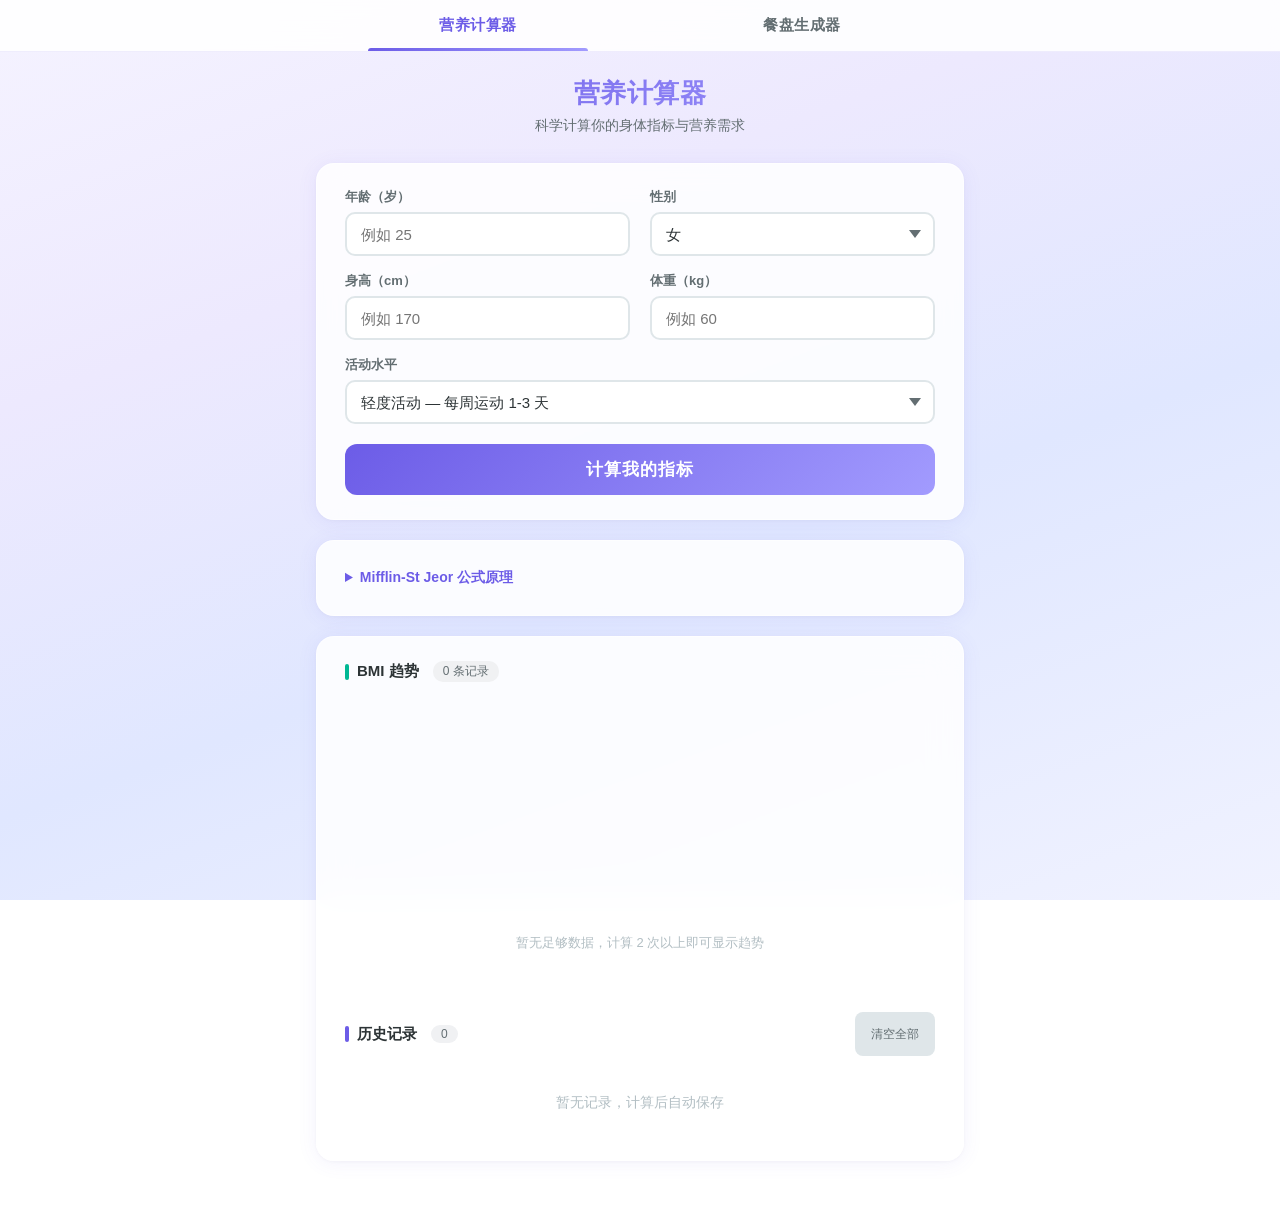
<file: index.html>
<!DOCTYPE html>
<html lang="zh-CN">
<head>
    <meta charset="UTF-8">
    <meta name="viewport" content="width=device-width, initial-scale=1.0, maximum-scale=1.0, user-scalable=no, viewport-fit=cover">
    <title>营养计算器</title>
<script src="./assets/chart.umd.min.js"></script>
    <style>
        /* ============================================================
               营养计算器 — 设计系统 v2
               玻璃拟态 · 紫色主调 · 分类浏览
               ============================================================ */

        /* ---------- 全局重置 ---------- */
        * { margin: 0; padding: 0; box-sizing: border-box; }

        body {
            font-family: -apple-system, BlinkMacSystemFont, "Segoe UI", "PingFang SC",
                         "Hiragino Sans GB", "Microsoft YaHei", "Helvetica Neue", Arial, sans-serif;
            background: linear-gradient(160deg, #f5f3ff 0%, #ede9fe 30%, #e0e7ff 60%, #f0f2ff 100%);
            background-attachment: fixed;
            min-height: 100vh;
            padding: 0;
            color: #2d3436;
            -webkit-font-smoothing: antialiased;
            scroll-behavior: smooth;
        }

        /* ---------- 自定义滚动条 ---------- */
        ::-webkit-scrollbar { width: 6px; }
        ::-webkit-scrollbar-track { background: transparent; }
        ::-webkit-scrollbar-thumb { background: #d0cdf0; border-radius: 3px; }
        ::-webkit-scrollbar-thumb:hover { background: #b0abdf; }

        /* ---------- 导航栏 ---------- */
        .nav-bar {
            background: rgba(255, 255, 255, 0.88);
            backdrop-filter: blur(20px);
            -webkit-backdrop-filter: blur(20px);
            border-bottom: 1px solid rgba(108, 92, 231, 0.1);
            position: sticky;
            top: 0;
            z-index: 100;
            padding-top: var(--safe-area-inset-top, env(safe-area-inset-top, 0px));
        }

        .nav-inner {
            max-width: 680px;
            margin: 0 auto;
            display: flex;
            align-items: stretch;
            padding: 0 16px;
        }

        .nav-btn {
            flex: 1;
            padding: 16px 12px;
            border: none;
            background: transparent;
            font-family: inherit;
            font-size: 15px;
            font-weight: 600;
            color: #636e72;
            cursor: pointer;
            position: relative;
            transition: color 0.25s ease;
            letter-spacing: 0.5px;
            text-align: center;
            -webkit-tap-highlight-color: transparent;
        }

        .nav-btn::after {
            content: '';
            position: absolute;
            bottom: 0;
            left: 50%;
            right: 50%;
            height: 3px;
            border-radius: 3px 3px 0 0;
            background: linear-gradient(90deg, #6c5ce7, #a29bfe);
            transition: left 0.3s ease, right 0.3s ease;
        }

        .nav-btn.active { color: #6c5ce7; }
        .nav-btn.active::after { left: 16%; right: 16%; }

        .nav-btn:hover { color: #6c5ce7; }

        /* ---------- 标签页 ---------- */
        .tab-content { display: none; }

        .tab-content.active {
            display: block;
            animation: fadeUp 0.45s ease-out;
        }

        .tab-content {
            max-width: 680px;
            margin: 0 auto;
            padding: 24px 16px calc(48px + var(--safe-area-inset-bottom, env(safe-area-inset-bottom, 0px)));
        }

        /* ---------- 标题 ---------- */
        .app-title {
            text-align: center;
            margin-bottom: 28px;
        }

        .app-title h1 {
            font-size: 26px;
            font-weight: 700;
            background: linear-gradient(135deg, #6c5ce7, #a29bfe);
            -webkit-background-clip: text;
            -webkit-text-fill-color: transparent;
            background-clip: text;
            letter-spacing: 0.5px;
        }

        .app-title p {
            font-size: 14px;
            color: #636e72;
            margin-top: 6px;
        }

        /* ---------- 卡片 ---------- */
        .card {
            background: rgba(255, 255, 255, 0.85);
            backdrop-filter: blur(16px);
            -webkit-backdrop-filter: blur(16px);
            border-radius: 18px;
            padding: 24px 28px;
            box-shadow: 0 2px 20px rgba(108, 92, 231, 0.08), 0 1px 4px rgba(0,0,0,0.04);
            margin-bottom: 20px;
            border: 1px solid rgba(255,255,255,0.6);
            transition: box-shadow 0.3s ease, transform 0.2s ease;
        }

        .card:hover {
            box-shadow: 0 8px 32px rgba(108, 92, 231, 0.12), 0 2px 8px rgba(0,0,0,0.06);
            transform: translateY(-1px);
        }

        /* ---------- 输入区域 ---------- */
        .input-grid {
            display: grid;
            grid-template-columns: 1fr 1fr;
            gap: 16px 20px;
        }

        .input-grid .span-full { grid-column: 1 / -1; }

        .field {
            display: flex;
            flex-direction: column;
        }

        .field label {
            font-size: 13px;
            font-weight: 600;
            color: #636e72;
            margin-bottom: 6px;
        }

        .field input, .field select {
            padding: 11px 14px;
            border: 2px solid #dfe6e9;
            border-radius: 10px;
            font-size: 15px;
            font-family: inherit;
            color: #2d3436;
            background: #fff;
            transition: border-color 0.25s ease, box-shadow 0.25s ease;
            outline: none;
            -webkit-appearance: none;
            appearance: none;
        }

        .field input:focus, .field select:focus {
            border-color: #6c5ce7;
            box-shadow: 0 0 0 3px rgba(108, 92, 231, 0.12);
        }

        .field select {
            background-image: url("data:image/svg+xml,%3Csvg xmlns='http://www.w3.org/2000/svg' width='12' height='8' viewBox='0 0 12 8'%3E%3Cpath fill='%23636e72' d='M6 8L0 0h12z'/%3E%3C/svg%3E");
            background-repeat: no-repeat;
            background-position: right 12px center;
            padding-right: 32px;
        }

        /* ---------- 主要按钮 ---------- */
        .btn-calculate {
            grid-column: 1 / -1;
            padding: 14px 0;
            border: none;
            border-radius: 12px;
            background: linear-gradient(135deg, #6c5ce7 0%, #a29bfe 100%);
            color: #fff;
            font-size: 17px;
            font-weight: 700;
            font-family: inherit;
            cursor: pointer;
            letter-spacing: 1px;
            transition: transform 0.2s ease, box-shadow 0.25s ease;
            margin-top: 4px;
            position: relative;
            overflow: hidden;
        }

        .btn-calculate::after {
            content: '';
            position: absolute;
            top: 0; left: -100%;
            width: 100%; height: 100%;
            background: linear-gradient(90deg, transparent, rgba(255,255,255,0.15), transparent);
            transition: left 0.5s ease;
        }

        .btn-calculate:hover::after { left: 100%; }

        .btn-calculate:hover {
            transform: translateY(-2px);
            box-shadow: 0 8px 28px rgba(108, 92, 231, 0.35);
        }

        .btn-calculate:active { transform: translateY(0); }

        /* ---------- 结果卡片 ---------- */
        .result-card { display: none; }
        .result-card.visible { display: block; animation: fadeUp 0.5s ease-out; }

        /* ---------- 指标网格 ---------- */
        .metrics {
            display: grid;
            grid-template-columns: 1fr 1fr;
            gap: 12px;
            margin-bottom: 20px;
        }

        .metric-item {
            background: linear-gradient(135deg, #f8f9fa, #f0f1f3);
            border-radius: 12px;
            padding: 16px 12px;
            text-align: center;
            transition: transform 0.2s ease, box-shadow 0.2s ease;
        }

        .metric-item:hover {
            transform: translateY(-2px);
            box-shadow: 0 4px 12px rgba(0,0,0,0.06);
        }

        .metric-item .label {
            font-size: 12px;
            color: #636e72;
            font-weight: 500;
        }

        .metric-item .value {
            font-size: 26px;
            font-weight: 700;
            color: #2d3436;
            margin: 4px 0 2px;
        }

        .metric-item .sub {
            font-size: 13px;
            color: #636e72;
        }

        /* ---------- 评价颜色 ---------- */
        .eval-underweight { color: #fdcb6e; }
        .eval-normal     { color: #00b894; }
        .eval-overweight { color: #e17055; }
        .eval-obese      { color: #d63031; }

        /* ---------- 营养素表格 ---------- */
        .macro-section { margin-top: 20px; }

        .macro-section .section-title {
            font-size: 15px;
            font-weight: 600;
            color: #2d3436;
            margin-bottom: 12px;
            display: flex;
            align-items: center;
            gap: 8px;
        }

        .macro-section .section-title::before {
            content: "";
            width: 4px;
            height: 16px;
            background: #6c5ce7;
            border-radius: 2px;
            flex-shrink: 0;
        }

        .macro-table {
            width: 100%;
            border-collapse: collapse;
            font-size: 14px;
        }

        .macro-table th {
            text-align: left;
            padding: 10px 8px 8px;
            font-weight: 600;
            color: #636e72;
            font-size: 12px;
            border-bottom: 2px solid #dfe6e9;
        }

        .macro-table td {
            padding: 10px 8px;
            border-bottom: 1px solid #f0f1f3;
        }

        .macro-table tr:last-child td { border-bottom: none; }

        .macro-table .name-cell { font-weight: 600; color: #2d3436; }
        .macro-table .range-cell { color: #6c5ce7; font-weight: 600; }
        .macro-table .ratio-cell { color: #636e72; }

        .ratio-dot {
            display: inline-block;
            width: 8px; height: 8px;
            border-radius: 50%;
            margin-right: 6px;
            vertical-align: middle;
        }

        .ratio-dot.carbs  { background: #fdcb6e; }
        .ratio-dot.protein { background: #6c5ce7; }
        .ratio-dot.fat    { background: #e17055; }

        /* ---------- 建议框 ---------- */
        .advice-box {
            background: linear-gradient(135deg, #f8f9fa, #f0f1f3);
            border-radius: 12px;
            padding: 16px 20px;
            margin-top: 16px;
            font-size: 14px;
            line-height: 1.7;
            color: #2d3436;
            border-left: 4px solid #6c5ce7;
        }

        /* ---------- 图表区域 ---------- */
        .chart-section {
            margin-top: 20px;
            padding-top: 16px;
            border-top: 1px solid #f0f1f3;
        }

        .chart-section .section-title {
            font-size: 15px;
            font-weight: 600;
            color: #2d3436;
            margin-bottom: 12px;
            display: flex;
            align-items: center;
            gap: 8px;
        }

        .chart-section .section-title::before {
            content: "";
            width: 4px; height: 16px;
            background: #6c5ce7;
            border-radius: 2px;
            flex-shrink: 0;
        }

        .chart-wrap {
            position: relative;
            max-width: 280px;
            height: 280px; /* maintainAspectRatio:false 时容器需有明确高度 */
            margin: 0 auto;
        }

        /* ---------- 公式折叠 ---------- */
        .formula-details {
            cursor: pointer;
        }

        .formula-details[open] { cursor: default; }

        .formula-summary {
            font-size: 14px;
            font-weight: 600;
            color: #6c5ce7;
            padding: 4px 0;
            cursor: pointer;
            user-select: none;
        }

        .formula-summary::-webkit-details-marker { color: #6c5ce7; }

        .formula-body {
            margin-top: 16px;
            font-size: 14px;
            line-height: 1.8;
            color: #2d3436;
        }

        .formula-body h4 {
            font-size: 14px;
            font-weight: 600;
            margin: 16px 0 8px;
        }

        .formula-body h4:first-of-type { margin-top: 0; }

        .formula-body ul { padding-left: 20px; margin: 8px 0; }
        .formula-body li { margin-bottom: 6px; }

        .formula-block {
            background: #f8f9fa;
            border-radius: 10px;
            padding: 16px 20px;
            margin: 12px 0;
        }

        .formula-row {
            display: flex;
            align-items: baseline;
            gap: 12px;
            padding: 6px 0;
        }

        .formula-row + .formula-row { border-top: 1px solid #eee; }

        .formula-label {
            font-weight: 600;
            color: #6c5ce7;
            min-width: 72px;
            font-size: 13px;
        }

        .formula-expr {
            font-family: "Courier New", Consolas, monospace;
            font-size: 15px;
            color: #2d3436;
        }

        /* ---------- BMI 趋势 ---------- */
        .trend-section { margin-bottom: 20px; }

        .trend-section .section-title {
            font-size: 15px;
            font-weight: 600;
            color: #2d3436;
            margin-bottom: 12px;
            display: flex;
            align-items: center;
            gap: 8px;
        }

        .trend-section .section-title::before {
            content: "";
            width: 4px; height: 16px;
            background: #00b894;
            border-radius: 2px;
            flex-shrink: 0;
        }

        .trend-chart-wrap {
            position: relative;
            width: 100%;
            height: 200px;
        }

        .trend-empty {
            text-align: center;
            padding: 40px 0;
            color: #b2bec3;
            font-size: 13px;
        }

        /* ---------- 历史记录 ---------- */
        .history-bar {
            display: flex;
            justify-content: space-between;
            align-items: center;
            margin-bottom: 14px;
        }

        .history-bar .section-title {
            font-size: 15px;
            font-weight: 600;
            color: #2d3436;
            display: flex;
            align-items: center;
            gap: 8px;
        }

        .history-bar .section-title::before {
            content: "";
            width: 4px; height: 16px;
            background: #6c5ce7;
            border-radius: 2px;
            flex-shrink: 0;
        }

        .badge {
            font-size: 12px;
            font-weight: 400;
            color: #636e72;
            background: #f0f1f3;
            padding: 2px 10px;
            border-radius: 10px;
            margin-left: 6px;
        }

        .btn-clear-all {
            padding: 6px 16px;
            border: none;
            border-radius: 8px;
            background: #dfe6e9;
            color: #636e72;
            font-size: 12px;
            font-family: inherit;
            cursor: pointer;
            transition: background 0.25s ease, color 0.25s ease;
        }

        .btn-clear-all:hover {
            background: #e17055;
            color: #fff;
        }

        .history-empty {
            text-align: center;
            padding: 24px 0;
            color: #b2bec3;
            font-size: 14px;
        }

        .history-list {
            list-style: none;
            max-height: 360px;
            overflow-y: auto;
        }

        .history-list::-webkit-scrollbar { width: 4px; }
        .history-list::-webkit-scrollbar-thumb { background: #dfe6e9; border-radius: 2px; }

        .history-item {
            display: flex;
            align-items: center;
            justify-content: space-between;
            padding: 12px 14px;
            border-radius: 10px;
            background: #f8f9fa;
            margin-bottom: 8px;
            transition: background 0.2s ease;
            cursor: pointer;
        }

        .history-item:hover { background: #f0f1f3; }
        .history-item:last-child { margin-bottom: 0; }

        .history-item-main { flex: 1; min-width: 0; }

        .history-item-top {
            display: flex;
            align-items: center;
            gap: 10px;
            flex-wrap: wrap;
        }

        .history-item-time {
            font-size: 11px;
            color: #b2bec3;
        }

        .history-item-bmi {
            font-weight: 700;
            font-size: 15px;
            color: #2d3436;
        }

        .history-item-eval {
            font-size: 12px;
            font-weight: 600;
            padding: 2px 8px;
            border-radius: 6px;
        }

        .history-item-eval.underweight { background: #fef3d5; color: #d68910; }
        .history-item-eval.normal      { background: #d5f5e3; color: #1a8a5c; }
        .history-item-eval.overweight  { background: #fde8e0; color: #c0392b; }
        .history-item-eval.obese       { background: #fadbd8; color: #b03a2e; }

        .history-item-detail {
            font-size: 12px;
            color: #636e72;
            margin-top: 3px;
        }

        .btn-delete-item {
            width: 30px; height: 30px;
            border: none;
            border-radius: 8px;
            background: transparent;
            color: #b2bec3;
            font-size: 16px;
            cursor: pointer;
            flex-shrink: 0;
            transition: background 0.2s ease, color 0.2s ease;
            display: flex;
            align-items: center;
            justify-content: center;
        }

        .btn-delete-item:hover { background: #fadbd8; color: #d63031; }

        /* ---------- 收藏按钮 ---------- */
        .fav-toggle {
            display: inline-flex;
            align-items: center;
            gap: 6px;
            padding: 5px 14px;
            border: 1.5px solid #dfe6e9;
            border-radius: 8px;
            background: transparent;
            font-family: inherit;
            font-size: 13px;
            color: #636e72;
            cursor: pointer;
            transition: all 0.25s ease;
        }

        .fav-toggle:hover {
            border-color: #fdcb6e;
            color: #d68910;
        }

        .fav-toggle.active {
            border-color: #fdcb6e;
            background: #fef9e7;
            color: #d68910;
        }

        .fav-star {
            cursor: pointer;
            border: none;
            background: none;
            font-size: 18px;
            line-height: 1;
            padding: 2px 4px;
            transition: transform 0.2s ease;
            color: #dfe6e9;
        }

        .fav-star:hover { transform: scale(1.25); }
        .fav-star.active { color: #fdcb6e; }

        /* ---------- 食物数据库 — 分类浏览 ---------- */
        .food-section { margin-top: 0; }

        .food-cat-bar {
            display: flex;
            gap: 8px;
            margin-bottom: 16px;
            flex-wrap: wrap;
        }

        .food-cat-btn {
            padding: 7px 18px;
            border: 1.5px solid #dfe6e9;
            border-radius: 20px;
            background: #fff;
            font-family: inherit;
            font-size: 13px;
            font-weight: 500;
            color: #636e72;
            cursor: pointer;
            transition: all 0.25s ease;
            -webkit-tap-highlight-color: transparent;
        }

        .food-cat-btn:hover {
            border-color: #6c5ce7;
            color: #6c5ce7;
        }

        .food-cat-btn.active {
            background: #6c5ce7;
            border-color: #6c5ce7;
            color: #fff;
        }

        .food-toolbar {
            display: flex;
            align-items: center;
            gap: 10px;
            margin-bottom: 14px;
            flex-wrap: wrap;
        }

        .food-search {
            flex: 1;
            min-width: 160px;
            padding: 9px 14px;
            border: 2px solid #dfe6e9;
            border-radius: 10px;
            font-size: 14px;
            font-family: inherit;
            color: #2d3436;
            background: #fff;
            outline: none;
            transition: border-color 0.25s ease, box-shadow 0.25s ease;
        }

        .food-search:focus {
            border-color: #6c5ce7;
            box-shadow: 0 0 0 3px rgba(108, 92, 231, 0.12);
        }

        .food-search::placeholder { color: #b2bec3; }

        .food-table-wrap {
            overflow-x: auto;
            -webkit-overflow-scrolling: touch;
            border-radius: 10px;
            border: 1px solid #f0f1f3;
            box-shadow: 0 2px 12px rgba(0,0,0,0.04);
        }

        .food-table {
            width: 100%;
            border-collapse: collapse;
            font-size: 13px;
            min-width: 460px;
        }

        .food-table th {
            text-align: left;
            padding: 10px 10px;
            font-weight: 600;
            color: #fff;
            font-size: 12px;
            background: linear-gradient(135deg, #6c5ce7, #a29bfe);
            white-space: nowrap;
        }

        .food-table th:first-child { border-radius: 10px 0 0 0; }
        .food-table th:last-child { border-radius: 0 10px 0 0; }

        .food-table td {
            padding: 8px 10px;
            border-bottom: 1px solid #f0f1f3;
            white-space: nowrap;
        }

        .food-table tbody tr { transition: background 0.15s ease; }
        .food-table tbody tr:nth-child(even) td { background: #fafafa; }
        .food-table tbody tr:hover td { background: #f0edff; }

        .food-name { font-weight: 600; color: #2d3436; }

        .food-cat-tag {
            display: inline-block;
            font-size: 11px;
            padding: 2px 8px;
            border-radius: 6px;
            font-weight: 500;
        }

        .food-cat-tag.staple { background: #fef3d5; color: #d68910; }
        .food-cat-tag.meat   { background: #fde8e0; color: #c0392b; }
        .food-cat-tag.veg    { background: #d5f5e3; color: #1a8a5c; }
        .food-cat-tag.fruit  { background: #fce4ec; color: #e91e63; }
        .food-cat-tag.snack  { background: #e8eaf6; color: #3949ab; }

        .kcal-low  { color: #00b894; font-weight: 600; }
        .kcal-mid  { color: #d68910; font-weight: 600; }
        .kcal-high { color: #d63031; font-weight: 600; }

        .food-empty {
            text-align: center;
            padding: 32px 0;
            color: #b2bec3;
            font-size: 14px;
        }

        .food-count {
            font-size: 12px;
            color: #636e72;
        }

        /* ---------- 餐盘生成器 ---------- */
        .plate-card {
            background: rgba(255, 255, 255, 0.85);
            backdrop-filter: blur(16px);
            -webkit-backdrop-filter: blur(16px);
            border-radius: 18px;
            padding: 24px 28px;
            box-shadow: 0 2px 20px rgba(108, 92, 231, 0.08), 0 1px 4px rgba(0,0,0,0.04);
            margin-bottom: 20px;
            border: 1px solid rgba(255,255,255,0.6);
            transition: box-shadow 0.3s ease, transform 0.2s ease;
        }

        .plate-card:hover {
            box-shadow: 0 8px 32px rgba(108, 92, 231, 0.12), 0 2px 8px rgba(0,0,0,0.06);
            transform: translateY(-1px);
        }

        .plate-question { margin-bottom: 20px; }
        .plate-question:last-of-type { margin-bottom: 0; }

        .plate-question-label {
            font-size: 14px;
            font-weight: 600;
            color: #2d3436;
            margin-bottom: 10px;
            display: flex;
            align-items: center;
            gap: 8px;
        }

        .plate-question-label::before {
            content: "";
            width: 4px; height: 16px;
            background: #E88A5A;
            border-radius: 2px;
            flex-shrink: 0;
        }

        .plate-options {
            display: flex;
            flex-wrap: wrap;
            gap: 10px;
        }

        .plate-option-btn {
            flex: 1;
            min-width: 80px;
            padding: 12px 16px;
            border: 2px solid #dfe6e9;
            border-radius: 10px;
            background: #f8f9fa;
            font-family: inherit;
            font-size: 14px;
            font-weight: 500;
            color: #636e72;
            cursor: pointer;
            transition: all 0.25s ease;
            text-align: center;
            -webkit-tap-highlight-color: transparent;
            user-select: none;
            -webkit-user-select: none;
            touch-action: manipulation;
        }

        .plate-option-btn:hover {
            border-color: #E88A5A;
            color: #E88A5A;
        }

        .plate-option-btn.selected {
            background: #E88A5A;
            border-color: #E88A5A;
            color: #fff;
        }

        .plate-selected-hint {
            font-size: 13px;
            color: #b2bec3;
            margin-top: 6px;
            min-height: 20px;
        }

        .plate-selected-hint.has-value { color: #E88A5A; font-weight: 500; }

        .plate-summary-bar {
            background: #f8f9fa;
            border-radius: 10px;
            padding: 12px 16px;
            margin: 22px 0 14px;
            font-size: 14px;
            color: #636e72;
            text-align: center;
            line-height: 1.6;
            border: 1px solid #f0f1f3;
        }

        .plate-summary-bar .highlight { color: #6c5ce7; font-weight: 700; }

        .btn-generate {
            width: 100%;
            padding: 16px 0;
            border: none;
            border-radius: 12px;
            background: linear-gradient(135deg, #E88A5A 0%, #f0a07a 100%);
            color: #fff;
            font-size: 18px;
            font-weight: 700;
            font-family: inherit;
            cursor: pointer;
            user-select: none;
            -webkit-user-select: none;
            touch-action: manipulation;
            letter-spacing: 1px;
            transition: transform 0.2s ease, box-shadow 0.25s ease;
            position: relative;
            overflow: hidden;
            -webkit-tap-highlight-color: transparent;
        }

        .btn-generate::after {
            content: '';
            position: absolute;
            top: 0; left: -100%;
            width: 100%; height: 100%;
            background: linear-gradient(90deg, transparent, rgba(255,255,255,0.15), transparent);
            transition: left 0.5s ease;
            pointer-events: none; /* 装饰伪元素不拦截点击 */
        }

        .btn-generate:hover::after { left: 100%; }

        .btn-generate:hover {
            transform: translateY(-2px);
            box-shadow: 0 8px 28px rgba(232, 138, 90, 0.35);
        }

        .btn-generate:active { transform: translateY(0); }

        .btn-generate:disabled {
            opacity: 0.5;
            cursor: not-allowed;
            transform: none !important;
            box-shadow: none !important;
        }

        /* ---------- 餐盘结果 ---------- */
        .plate-result { display: none; }
        .plate-result.visible { display: block; animation: fadeUp 0.5s ease-out; }

        .plate-result-section { margin-bottom: 20px; }
        .plate-result-section:last-child { margin-bottom: 0; }

        .plate-result-section h3 {
            font-size: 15px;
            font-weight: 600;
            color: #2d3436;
            margin-bottom: 14px;
            display: flex;
            align-items: center;
            gap: 8px;
        }

        .plate-result-section h3::before {
            content: "";
            width: 4px; height: 16px;
            background: #E88A5A;
            border-radius: 2px;
            flex-shrink: 0;
        }

        .plate-chart-wrap {
            position: relative;
            max-width: 260px;
            margin: 0 auto 16px;
            padding: 8px;
            background: rgba(255,255,255,0.5);
            border-radius: 50%;
        }

        .plate-macro-detail {
            display: flex;
            justify-content: center;
            gap: 20px;
            flex-wrap: wrap;
        }

        .plate-macro-item {
            text-align: center;
            padding: 8px 16px;
            background: #f8f9fa;
            border-radius: 10px;
            min-width: 80px;
        }

        .plate-macro-item .macro-color-dot {
            display: inline-block;
            width: 10px; height: 10px;
            border-radius: 50%;
            margin-right: 6px;
            vertical-align: middle;
        }

        .plate-macro-item .macro-name { font-size: 13px; color: #636e72; }
        .plate-macro-item .macro-gram { font-size: 18px; font-weight: 700; color: #2d3436; margin-top: 2px; }
        .plate-macro-item .macro-pct  { font-size: 12px; color: #b2bec3; }

        /* ---------- 三餐网格 ---------- */
        .meal-grid {
            display: grid;
            grid-template-columns: 1fr 1fr 1fr;
            gap: 16px;
            margin-bottom: 20px;
        }

        .meal-card {
            background: rgba(255, 255, 255, 0.85);
            backdrop-filter: blur(12px);
            -webkit-backdrop-filter: blur(12px);
            border-radius: 16px;
            padding: 20px;
            box-shadow: 0 2px 16px rgba(0, 0, 0, 0.06);
            border: 1px solid rgba(255,255,255,0.6);
            transition: box-shadow 0.3s ease, transform 0.2s ease, border-color 0.3s ease;
        }

        .meal-card:hover {
            box-shadow: 0 6px 24px rgba(0, 0, 0, 0.1);
            transform: translateY(-2px);
        }

        .meal-card.highlight {
            border-color: #6c5ce7;
            background: rgba(108, 92, 231, 0.06);
            box-shadow: 0 4px 20px rgba(108, 92, 231, 0.15);
        }

        .meal-header {
            display: flex;
            justify-content: space-between;
            align-items: flex-start;
            margin-bottom: 14px;
            padding-bottom: 10px;
            border-bottom: 2px solid #f0f1f3;
            gap: 8px;
        }

        .meal-title {
            font-size: 16px;
            font-weight: 700;
            color: #2d3436;
            flex-shrink: 0;
        }

        .meal-summary {
            font-size: 11px;
            color: #636e72;
            text-align: right;
            line-height: 1.5;
        }

        .meal-body { display: grid; gap: 8px; }

        .meal-food-item {
            display: flex;
            align-items: center;
            gap: 10px;
            padding: 8px 12px;
            border-radius: 8px;
            background: #f8f9fa;
            font-size: 13px;
        }

        .meal-food-item .dot {
            width: 8px; height: 8px;
            border-radius: 50%;
            flex-shrink: 0;
        }

        .meal-food-item .dot.staple { background: #E88A5A; }
        .meal-food-item .dot.meat   { background: #e17055; }
        .meal-food-item .dot.veg    { background: #7BAF7A; }
        .meal-food-item .dot.fruit  { background: #B39DDB; }

        .meal-food-item .info {
            flex: 1;
            line-height: 1.4;
            min-width: 0;
        }

        .meal-food-item .food-name { font-weight: 600; color: #2d3436; }
        .meal-food-item .food-nutrition { font-size: 11px; color: #b2bec3; }

        /* ---------- 替换建议 ---------- */
        .plate-swap-list { list-style: none; }

        .plate-swap-item {
            display: flex;
            align-items: center;
            gap: 10px;
            padding: 12px 14px;
            background: #f8f9fa;
            border-radius: 10px;
            margin-bottom: 8px;
            font-size: 14px;
            color: #2d3436;
        }

        .plate-swap-item:last-child { margin-bottom: 0; }

        .plate-swap-item .swap-icon {
            flex-shrink: 0;
            width: 26px; height: 26px;
            border-radius: 50%;
            background: #7BAF7A;
            color: #fff;
            display: flex;
            align-items: center;
            justify-content: center;
            font-size: 14px;
            font-weight: 700;
        }

        .plate-swap-all-good {
            text-align: center;
            padding: 24px;
            color: #7BAF7A;
            font-size: 15px;
            font-weight: 500;
            background: #f0f9f0;
            border-radius: 10px;
            line-height: 1.6;
        }

        /* ---------- 用户画像卡片 ---------- */
        .profile-card { border-left: 4px solid #6c5ce7; }

        .profile-card-content {
            display: flex;
            align-items: flex-start;
            gap: 14px;
        }

        .profile-icon {
            font-size: 28px;
            flex-shrink: 0;
            line-height: 1;
        }

        .profile-info { flex: 1; }

        .profile-title {
            font-size: 15px;
            font-weight: 600;
            color: #2d3436;
            margin-bottom: 8px;
        }

        .profile-stats {
            display: flex;
            flex-wrap: wrap;
            gap: 8px 16px;
        }

        .profile-stat { font-size: 13px; color: #636e72; }
        .profile-stat .stat-label { color: #b2bec3; }
        .profile-stat .stat-value { font-weight: 600; color: #6c5ce7; }

        /* ---------- 导出按钮 ---------- */
        .btn-export {
            width: 100%;
            padding: 12px 0;
            border: 2px solid #00b894;
            border-radius: 12px;
            background: rgba(0, 184, 148, 0.06);
            color: #00b894;
            font-size: 15px;
            font-weight: 600;
            font-family: inherit;
            cursor: pointer;
            letter-spacing: 0.5px;
            transition: all 0.25s ease;
            margin-top: 16px;
        }

        .btn-export:hover {
            background: #00b894;
            color: #fff;
            transform: translateY(-1px);
            box-shadow: 0 4px 16px rgba(0, 184, 148, 0.25);
        }

        .btn-export:active { transform: translateY(0); }

        .btn-export.copied {
            background: #00b894;
            color: #fff;
            border-color: #00b894;
        }

        /* ---------- 分享卡片按钮 ---------- */
        .btn-share {
            width: 100%;
            padding: 12px 0;
            border: none;
            border-radius: 12px;
            background: linear-gradient(135deg, #6c5ce7 0%, #a29bfe 100%);
            color: #fff;
            font-size: 15px;
            font-weight: 600;
            font-family: inherit;
            cursor: pointer;
            letter-spacing: 0.5px;
            transition: all 0.25s ease;
            margin-top: 16px;
        }

        .btn-share:hover {
            transform: translateY(-1px);
            box-shadow: 0 6px 20px rgba(108, 92, 231, 0.35);
        }

        .btn-share:active { transform: translateY(0); }

        /* ---------- 分享卡片弹窗 ---------- */
        .share-modal {
            display: none;
            position: fixed;
            inset: 0;
            z-index: 1000;
            background: rgba(0, 0, 0, 0.55);
            align-items: center;
            justify-content: center;
            padding: 16px;
        }

        .share-modal.visible { display: flex; }

        .share-modal-content {
            width: 100%;
            max-width: 460px;
            max-height: 92vh;
            background: #fff;
            border-radius: 16px;
            padding: 16px;
            display: flex;
            flex-direction: column;
            gap: 12px;
            box-shadow: 0 12px 40px rgba(0, 0, 0, 0.25);
        }

        .share-modal-header {
            display: flex;
            align-items: center;
            justify-content: space-between;
        }

        .share-modal-title {
            font-weight: 700;
            font-size: 16px;
            color: #2d3436;
        }

        .share-modal-close {
            min-width: 36px;
            height: 36px;
            border: none;
            background: #f1f2f6;
            border-radius: 8px;
            font-size: 16px;
            color: #636e72;
            cursor: pointer;
        }

        .share-modal-hint {
            font-size: 12px;
            color: #b2bec3;
        }

        .share-card-scroll {
            overflow: auto;
            border-radius: 12px;
            -webkit-overflow-scrolling: touch;
        }

        .share-card-img {
            width: 100%;
            height: auto;
            display: block;
            border-radius: 12px;
            box-shadow: 0 2px 12px rgba(0, 0, 0, 0.15);
            -webkit-user-select: none;
            user-select: none;
        }

        /* ---------- 导出报告弹窗 ---------- */
        .report-modal {
            display: none;
            position: fixed;
            inset: 0;
            z-index: 999;
            background: rgba(0, 0, 0, 0.45);
            align-items: center;
            justify-content: center;
            padding: 20px;
        }

        .report-modal.visible { display: flex; }

        .report-modal-content {
            width: 100%;
            max-width: 420px;
            max-height: 80vh;
            background: #fff;
            border-radius: 16px;
            padding: 18px;
            display: flex;
            flex-direction: column;
            gap: 10px;
            box-shadow: 0 12px 40px rgba(0, 0, 0, 0.2);
        }

        .report-modal-header {
            display: flex;
            align-items: center;
            justify-content: space-between;
        }

        .report-modal-title {
            font-weight: 700;
            font-size: 16px;
            color: #2d3436;
        }

        .report-modal-close {
            min-width: 36px;
            height: 36px;
            border: none;
            background: #f1f2f6;
            border-radius: 8px;
            font-size: 16px;
            color: #636e72;
            cursor: pointer;
        }

        .report-modal-hint { font-size: 12px; color: #b2bec3; }

        .report-modal-text {
            width: 100%;
            min-height: 220px;
            max-height: 55vh;
            border: 1px solid #f0f1f3;
            border-radius: 10px;
            padding: 12px;
            font-size: 13px;
            line-height: 1.6;
            font-family: inherit;
            color: #2d3436;
            background: #fafafa;
            resize: none;
            -webkit-user-select: text;
            user-select: text;
        }

        /* ---------- 自定义营养素目标 ---------- */
        .target-header {
            display: flex;
            align-items: center;
            justify-content: space-between;
            margin-bottom: 8px;
        }

        .target-badge {
            font-size: 12px;
            font-weight: 500;
            padding: 3px 12px;
            border-radius: 10px;
            background: #f0f1f3;
            color: #636e72;
            transition: all 0.3s ease;
        }

        .target-badge.active {
            background: #d5f5e3;
            color: #1a8a5c;
        }

        .target-desc {
            font-size: 13px;
            color: #b2bec3;
            margin-bottom: 16px;
        }

        .target-mode-bar {
            display: flex;
            gap: 8px;
            margin-bottom: 18px;
        }

        .target-mode-btn {
            flex: 1;
            padding: 8px 0;
            border: 2px solid #dfe6e9;
            border-radius: 10px;
            background: #f8f9fa;
            font-family: inherit;
            font-size: 13px;
            font-weight: 600;
            color: #636e72;
            cursor: pointer;
            transition: all 0.25s ease;
            text-align: center;
        }

        .target-mode-btn:hover {
            border-color: #6c5ce7;
            color: #6c5ce7;
        }

        .target-mode-btn.active {
            background: #6c5ce7;
            border-color: #6c5ce7;
            color: #fff;
        }

        .target-inputs {
            display: grid;
            gap: 12px;
            margin-bottom: 18px;
        }

        .target-row {
            display: flex;
            align-items: center;
            gap: 12px;
        }

        .target-label {
            display: flex;
            align-items: center;
            gap: 8px;
            font-size: 14px;
            font-weight: 600;
            color: #2d3436;
            min-width: 100px;
        }

        .target-dot {
            width: 10px; height: 10px;
            border-radius: 50%;
            flex-shrink: 0;
        }

        .target-dot.carbs  { background: #fdcb6e; }
        .target-dot.protein { background: #6c5ce7; }
        .target-dot.fat     { background: #e17055; }

        .target-input {
            flex: 1;
            max-width: 120px;
            padding: 9px 12px;
            border: 2px solid #dfe6e9;
            border-radius: 10px;
            font-size: 15px;
            font-family: inherit;
            color: #2d3436;
            background: #fff;
            outline: none;
            transition: border-color 0.25s ease, box-shadow 0.25s ease;
            text-align: right;
        }

        .target-input:focus {
            border-color: #6c5ce7;
            box-shadow: 0 0 0 3px rgba(108, 92, 231, 0.12);
        }

        .target-input::placeholder { color: #b2bec3; }

        .target-unit {
            font-size: 14px;
            font-weight: 600;
            color: #636e72;
            min-width: 28px;
        }

        /* ---------- 数据来源切换 ---------- */
        .source-toggle {
            display: grid;
            grid-template-columns: 1fr 1fr;
            gap: 12px;
            margin-bottom: 20px;
        }

        .source-btn {
            display: flex;
            flex-direction: column;
            align-items: center;
            gap: 8px;
            padding: 20px 12px;
            border: 2px solid #dfe6e9;
            border-radius: 14px;
            background: #f8f9fa;
            font-family: inherit;
            cursor: pointer;
            transition: all 0.3s ease;
            text-align: center;
        }

        .source-btn:hover {
            border-color: #6c5ce7;
            background: rgba(108,92,231,0.04);
            transform: translateY(-2px);
            box-shadow: 0 4px 16px rgba(108,92,231,0.1);
        }

        .source-btn.active {
            border-color: #6c5ce7;
            background: rgba(108,92,231,0.08);
            box-shadow: 0 4px 20px rgba(108,92,231,0.15);
            transform: translateY(-2px);
        }

        .source-icon { font-size: 32px; line-height: 1; }

        .source-title {
            font-size: 15px;
            font-weight: 700;
            color: #2d3436;
        }

        .source-desc {
            font-size: 12px;
            color: #b2bec3;
        }

        .source-content {
            animation: fadeUp 0.35s ease-out;
        }

        /* ---------- 面板头部 ---------- */
        .panel-header {
            display: flex;
            align-items: center;
            gap: 10px;
            margin-bottom: 20px;
            padding-bottom: 14px;
            border-bottom: 2px solid #f0f1f3;
        }

        .panel-icon { font-size: 22px; line-height: 1; }

        .panel-title {
            font-size: 17px;
            font-weight: 700;
            color: #2d3436;
        }

        /* ---------- 动画 ---------- */
        @keyframes fadeUp {
            from { opacity: 0; transform: translateY(20px); }
            to   { opacity: 1; transform: translateY(0); }
        }

        @keyframes pulse {
            0%, 100% { box-shadow: 0 0 0 0 rgba(108, 92, 231, 0.3); }
            50% { box-shadow: 0 0 0 8px rgba(108, 92, 231, 0); }
        }

        /* ---------- 移动端触控区域（最小 44x44px） ---------- */
        button, input, select {
            min-height: 44px;
        }

        /* ---------- 响应式 ---------- */
        @media (max-width: 640px) {
            .tab-content { padding: 16px 12px calc(32px + var(--safe-area-inset-bottom, env(safe-area-inset-bottom, 0px))); }

            .card { padding: 18px 16px; border-radius: 14px; }
            .plate-card { padding: 18px 16px; border-radius: 14px; }

            .app-title h1 { font-size: 22px; }
            .app-title p { font-size: 13px; }

            .input-grid { grid-template-columns: 1fr; gap: 12px; }
            .input-grid .span-full { grid-column: 1; }

            .metrics { gap: 10px; }
            .metric-item { padding: 12px 8px; }
            .metric-item .value { font-size: 22px; }

            .macro-table { font-size: 13px; }
            .macro-table th, .macro-table td { padding: 8px 4px; }

            .nav-btn { font-size: 14px; padding: 14px 10px; }

            .food-cat-btn { padding: 6px 14px; font-size: 12px; }

            .target-mode-bar { flex-direction: column; gap: 6px; }

            .source-toggle { grid-template-columns: 1fr; }

            .meal-grid { grid-template-columns: 1fr; }

            .plate-option-btn { min-width: 60px; padding: 10px 12px; font-size: 13px; }

            .plate-macro-detail { gap: 10px; }
            .plate-macro-item { padding: 6px 12px; min-width: 70px; }
            .plate-chart-wrap { max-width: 200px; }

            .btn-generate { font-size: 16px; padding: 14px 0; }

            .food-table { font-size: 12px; min-width: 400px; }
            .food-table th, .food-table td { padding: 7px 6px; }
            .food-search { font-size: 13px; padding: 8px 12px; }

            .history-item-top { gap: 6px; }
            .history-item-bmi { font-size: 14px; }
        }

        @media (max-width: 380px) {
            .metrics { grid-template-columns: 1fr; }
            .food-table { min-width: 320px; font-size: 11px; }
        }
    </style>
</head>
<body>

<!-- ===== 导航栏 ===== -->
<nav class="nav-bar">
    <div class="nav-inner">
        <button class="nav-btn active" data-tab="calculator">营养计算器</button>
        <button class="nav-btn" data-tab="plate">餐盘生成器</button>
    </div>
</nav>

<!-- ===== 标签页：营养计算器 ===== -->
<div class="tab-content active" id="tab-calculator">
    <!-- 标题 -->
    <div class="app-title">
        <h1>营养计算器</h1>
        <p>科学计算你的身体指标与营养需求</p>
    </div>

    <!-- 输入卡片 -->
    <div class="card" id="inputCard">
        <div class="input-grid">
            <!-- 年龄 -->
            <div class="field">
                <label for="age">年龄（岁）</label>
                <input type="number" id="age" min="1" max="120" placeholder="例如 25">
            </div>
            <!-- 性别 -->
            <div class="field">
                <label for="gender">性别</label>
                <select id="gender">
                    <option value="male">男</option>
                    <option value="female" selected>女</option>
                </select>
            </div>
            <!-- 身高 -->
            <div class="field">
                <label for="height">身高（cm）</label>
                <input type="number" id="height" min="50" max="250" step="0.1" placeholder="例如 170">
            </div>
            <!-- 体重 -->
            <div class="field">
                <label for="weight">体重（kg）</label>
                <input type="number" id="weight" min="10" max="300" step="0.1" placeholder="例如 60">
            </div>
            <!-- 活动水平（全宽） -->
            <div class="field span-full">
                <label for="activity">活动水平</label>
                <select id="activity">
                    <option value="1.2">几乎不动 — 久坐办公，很少运动</option>
                    <option value="1.375" selected>轻度活动 — 每周运动 1-3 天</option>
                    <option value="1.55">中度活动 — 每周运动 3-5 天</option>
                    <option value="1.725">非常活跃 — 每周运动 6-7 天或体力劳动</option>
                </select>
            </div>
            <!-- 计算按钮 -->
            <button class="btn-calculate" id="calcBtn">计算我的指标</button>
        </div>
    </div>

    <!-- 结果卡片 -->
    <div class="card result-card" id="resultCard">
        <!-- 核心指标 -->
        <div class="metrics">
            <div class="metric-item">
                <div class="label">BMI</div>
                <div class="value" id="bmiValue">—</div>
                <div class="sub" id="bmiEval">—</div>
            </div>
            <div class="metric-item">
                <div class="label">基础代谢率 (BMR)</div>
                <div class="value" id="bmrValue">—</div>
                <div class="sub">千卡 / 天</div>
            </div>
            <div class="metric-item">
                <div class="label">每日总能耗 (TDEE)</div>
                <div class="value" id="tdeeValue">—</div>
                <div class="sub">千卡 / 天</div>
            </div>
            <div class="metric-item">
                <div class="label">体重评价</div>
                <div class="value" id="weightEval">—</div>
                <div class="sub" id="weightEvalSub">—</div>
            </div>
        </div>

        <!-- 宏量营养素 -->
        <div class="macro-section">
            <h3>每日营养素建议摄入范围</h3>
            <table class="macro-table">
                <thead>
                    <tr>
                        <th>营养素</th>
                        <th>建议摄入量（克）</th>
                        <th>供能比</th>
                    </tr>
                </thead>
                <tbody>
                    <tr>
                        <td class="name-cell">
                            <span class="ratio-dot carbs"></span>碳水化合物
                        </td>
                        <td class="range-cell" id="carbsRange">—</td>
                        <td class="ratio-cell" id="carbsRatio">—</td>
                    </tr>
                    <tr>
                        <td class="name-cell">
                            <span class="ratio-dot protein"></span>蛋白质
                        </td>
                        <td class="range-cell" id="proteinRange">—</td>
                        <td class="ratio-cell" id="proteinRatio">—</td>
                    </tr>
                    <tr>
                        <td class="name-cell">
                            <span class="ratio-dot fat"></span>脂肪
                        </td>
                        <td class="range-cell" id="fatRange">—</td>
                        <td class="ratio-cell" id="fatRatio">—</td>
                    </tr>
                </tbody>
            </table>
        </div>

        <!-- 供能比饼图 -->
        <div class="chart-section">
            <h3>三大营养素供能比例</h3>
            <div class="chart-wrap">
                <canvas id="macroChart" width="280" height="280"></canvas>
            </div>
        </div>

        <!-- 建议 -->
        <div class="advice-box" id="adviceBox"></div>

        <!-- 分享卡片按钮 -->
        <button class="btn-share" id="shareBtn">🖼️ 生成分享卡片</button>

        <!-- 导出按钮 -->
        <button class="btn-export" id="exportBtn">📋 一键导出营养报告</button>
    </div>

    <!-- 导出报告弹窗（剪贴板 API 在容器内禁用，改为展示可选中文本） -->
    <div class="report-modal" id="reportModal">
        <div class="report-modal-content">
            <div class="report-modal-header">
                <span class="report-modal-title">📄 营养报告</span>
                <button class="report-modal-close" id="reportModalClose" type="button">✕</button>
            </div>
            <p class="report-modal-hint">长按下方文本即可选中复制</p>
            <textarea class="report-modal-text" id="reportModalText" readonly></textarea>
        </div>
    </div>

    <!-- 分享卡片弹窗（图片可保存/截图，容器内下载被拦截时用长按截图） -->
    <div class="share-modal" id="shareModal">
        <div class="share-modal-content">
            <div class="share-modal-header">
                <span class="share-modal-title">🖼️ 你的专属营养报告卡</span>
                <button class="share-modal-close" id="shareModalClose" type="button">✕</button>
            </div>
            <p class="share-modal-hint">直接截图保存这张卡片，分享到朋友圈 / 小红书</p>
            <div class="share-card-scroll">
                <img class="share-card-img" id="shareCardImg" alt="营养报告分享卡">
            </div>
        </div>
    </div>

    <!-- 公式说明（折叠） -->
    <details class="card formula-details">
        <summary class="formula-summary">Mifflin-St Jeor 公式原理</summary>
        <div class="formula-body">
            <p><strong>Mifflin-St Jeor</strong> 是目前公认估算基础代谢率（BMR）最准确的公式之一，于 1990 年由 Mifflin 和 St Jeor 等人发表。它通过体重、身高、年龄和性别来预测人体在静息状态下维持生命所需的最低能量消耗。</p>

            <div class="formula-block">
                <div class="formula-row">
                    <span class="formula-label">男性 BMR</span>
                    <span class="formula-expr">10 × 体重(kg) + 6.25 × 身高(cm) − 5 × 年龄 + 5</span>
                </div>
                <div class="formula-row">
                    <span class="formula-label">女性 BMR</span>
                    <span class="formula-expr">10 × 体重(kg) + 6.25 × 身高(cm) − 5 × 年龄 − 161</span>
                </div>
            </div>

            <h4>各系数含义</h4>
            <ul>
                <li><strong>体重系数 (10 × kg)</strong> — 反映肌肉和脂肪组织的代谢需求。肌肉组织的代谢活性远高于脂肪，每公斤体重每天约消耗 10 千卡。</li>
                <li><strong>身高系数 (6.25 × cm)</strong> — 身高与体表面积正相关，体表面积越大，热量散失越多，所需能量也越多。</li>
                <li><strong>年龄系数 (−5 × 岁)</strong> — 随着年龄增长，肌肉量自然减少，代谢率逐年下降。公式中每增长一岁，BMR 减少 5 千卡。</li>
                <li><strong>性别常数</strong> — 男性 +5，女性 −161。男性通常拥有更高的肌肉比例和更低的体脂率，因此基础代谢高于女性约 160-200 千卡/天。</li>
            </ul>

            <h4>与 Harris-Benedict 公式的比较</h4>
            <p>旧版的 Harris-Benedict 公式（1919 年发布）在现代人群中容易高估 BMR 约 5-15%。Mifflin-St Jeor 公式基于更现代的样本（1980-1990 年代人群），预测误差更小，因此被美国饮食协会（ADA）等权威机构推荐为临床首选公式。</p>

            <h4>TDEE 与活动系数</h4>
            <p>每日总能量消耗（TDEE）= BMR × 活动系数：</p>
            <table class="macro-table" style="margin-top:6px;">
                <thead>
                    <tr><th>活动水平</th><th>系数</th><th>典型场景</th></tr>
                </thead>
                <tbody>
                    <tr><td>几乎不动</td><td>1.2</td><td>久坐办公，很少或没有运动</td></tr>
                    <tr><td>轻度活动</td><td>1.375</td><td>每周运动 1-3 天</td></tr>
                    <tr><td>中度活动</td><td>1.55</td><td>每周运动 3-5 天</td></tr>
                    <tr><td>非常活跃</td><td>1.725</td><td>每周运动 6-7 天或体力劳动</td></tr>
                </tbody>
            </table>
            <p style="margin-top:10px;font-size:13px;color:#636e72;">注：以上系数是估算值，实际能量消耗因个体差异（肌肉量、激素水平、遗传等）而有所不同。</p>
        </div>
    </details>

    <!-- 历史记录 -->
    <div class="card" id="historyCard">
        <!-- BMI 趋势图 -->
        <div class="trend-section">
            <h3 class="section-title">BMI 趋势 <span class="badge" id="trendCount">0 条记录</span></h3>
            <div class="trend-chart-wrap">
                <canvas id="trendChart" width="680" height="200"></canvas>
            </div>
            <div class="trend-empty" id="trendEmpty">暂无足够数据，计算 2 次以上即可显示趋势</div>
        </div>

        <div class="history-bar">
            <h3 class="section-title">历史记录 <span class="badge" id="historyCount">0</span></h3>
            <button class="btn-clear-all" id="clearAllBtn">清空全部</button>
        </div>
        <div id="historyContainer">
            <div class="history-empty" id="historyEmpty">暂无记录，计算后自动保存</div>
            <ul class="history-list" id="historyList"></ul>
        </div>
    </div>

    </div>

<div class="tab-content" id="tab-plate">
    <div class="app-title">
        <h1>餐盘生成器</h1>
        <p>智能搭配你的每一餐</p>
    </div>

    <!-- 用户画像提示卡（默认隐藏） -->
    <div class="plate-card profile-card" id="profileCard" style="display:none;">
        <div class="profile-card-content">
            <span class="profile-icon">📋</span>
            <div class="profile-info">
                <div class="profile-title">检测到你的营养需求</div>
                <div class="profile-stats" id="profileStats"></div>
            </div>
        </div>
    </div>

    <!-- ===== 目标设定 ===== -->
    <div class="plate-card" id="step1Panel">
        <div class="panel-header">
            <span class="panel-icon">🎯</span>
            <span class="panel-title">选择你的营养目标</span>
        </div>

        <!-- 数据来源切换 -->
        <div class="source-toggle" id="sourceToggle">
            <button class="source-btn active" data-source="system">
                <span class="source-icon">📊</span>
                <span class="source-title">系统推荐方案</span>
                <span class="source-desc">基于你的身体数据和目标计算</span>
            </button>
            <button class="source-btn" data-source="custom">
                <span class="source-icon">✏️</span>
                <span class="source-title">自定义方案</span>
                <span class="source-desc">手动输入你的营养素目标</span>
            </button>
        </div>

        <!-- 系统推荐模式 -->
        <div class="source-content" id="systemContent">
            <div class="plate-question">
                <div class="plate-question-label">你的目标是什么？</div>
                <div class="plate-options" data-question="goal">
                    <button class="plate-option-btn" data-value="减重">减重</button>
                    <button class="plate-option-btn" data-value="增肌">增肌</button>
                    <button class="plate-option-btn" data-value="保持现状">保持现状</button>
                </div>
                <div class="plate-selected-hint" data-hint="goal">请选择</div>
            </div>
            <div class="plate-question">
                <div class="plate-question-label">你的活动水平？</div>
                <div class="plate-options" data-question="activity">
                    <button class="plate-option-btn" data-value="久坐为主">久坐为主</button>
                    <button class="plate-option-btn" data-value="偶尔运动">偶尔运动</button>
                    <button class="plate-option-btn" data-value="经常运动">经常运动</button>
                </div>
                <div class="plate-selected-hint" data-hint="activity">请选择</div>
            </div>
        </div>

        <!-- 自定义模式 -->
        <div class="source-content" id="customContent" style="display:none;">
            <div class="target-mode-bar" id="targetModeBar">
                <button class="target-mode-btn active" data-mode="gram">按克数</button>
                <button class="target-mode-btn" data-mode="pct">按百分比</button>
                <button class="target-mode-btn" data-mode="perkg">按每公斤体重</button>
            </div>
            <div class="target-inputs">
                <div class="target-row">
                    <span class="target-label"><span class="target-dot carbs"></span>碳水化合物</span>
                    <input type="number" class="target-input" id="targetCarbs" min="0" step="1" placeholder="克数">
                    <span class="target-unit" id="carbsUnit">g</span>
                </div>
                <div class="target-row">
                    <span class="target-label"><span class="target-dot protein"></span>蛋白质</span>
                    <input type="number" class="target-input" id="targetProtein" min="0" step="1" placeholder="克数">
                    <span class="target-unit" id="proteinUnit">g</span>
                </div>
                <div class="target-row">
                    <span class="target-label"><span class="target-dot fat"></span>脂肪</span>
                    <input type="number" class="target-input" id="targetFat" min="0" step="1" placeholder="克数">
                    <span class="target-unit" id="fatUnit">g</span>
                </div>
            </div>
        </div>

        <!-- 目标摘要 -->
        <div class="plate-summary-bar" id="plateSummary">
            请先设定营养目标，然后生成餐盘
        </div>

        <!-- 生成按钮 -->
        <button class="btn-generate" id="generateBtn" disabled>生成餐盘</button>
    </div>

    <!-- 结果区 -->
    <div class="plate-result" id="plateResult">
        <div class="plate-card plate-result-section">
            <h3>你的全天营养目标</h3>
            <div class="plate-chart-wrap">
                <canvas id="plateChart" width="260" height="260"></canvas>
            </div>
            <div class="plate-macro-detail" id="plateMacroDetail"></div>
        </div>

        <div class="meal-grid" id="mealGrid">
            <div class="meal-card" id="meal早餐">
                <div class="meal-header">
                    <span class="meal-title">🌅 早餐</span>
                    <span class="meal-summary" id="早餐Summary"></span>
                </div>
                <div class="meal-body" id="早餐Body"></div>
            </div>
            <div class="meal-card" id="meal午餐">
                <div class="meal-header">
                    <span class="meal-title">☀️ 午餐</span>
                    <span class="meal-summary" id="午餐Summary"></span>
                </div>
                <div class="meal-body" id="午餐Body"></div>
            </div>
            <div class="meal-card" id="meal晚餐">
                <div class="meal-header">
                    <span class="meal-title">🌙 晚餐</span>
                    <span class="meal-summary" id="晚餐Summary"></span>
                </div>
                <div class="meal-body" id="晚餐Body"></div>
            </div>
        </div>

        <div class="plate-card plate-result-section" id="swapSection">
            <h3>餐单替换建议</h3>
            <div id="plateSwapContainer"></div>
        </div>

        <!-- 食物热量速查表 -->
        <div class="card food-section">
            <div style="display:flex;align-items:center;justify-content:space-between;margin-bottom:16px;">
                <div style="font-size:16px;font-weight:600;color:#2d3436;display:flex;align-items:center;gap:8px;">
                    <span style="width:4px;height:16px;background:#6c5ce7;border-radius:2px;flex-shrink:0;"></span>
                    食物热量速查表
                    <span class="food-count" id="foodCount">150</span>
                </div>
                <div style="display:flex;align-items:center;gap:8px;">
                    <button class="fav-toggle" id="favToggleBtn">⭐ 只看收藏</button>
                    <span style="font-size:12px;color:#b2bec3;" id="favCount">0 个收藏</span>
                </div>
            </div>

            <div class="food-cat-bar" id="foodCatBar">
                <button class="food-cat-btn active" data-cat="all">全部</button>
                <button class="food-cat-btn" data-cat="staple">主食</button>
                <button class="food-cat-btn" data-cat="meat">肉类</button>
                <button class="food-cat-btn" data-cat="veg">蔬菜</button>
                <button class="food-cat-btn" data-cat="fruit">水果</button>
                <button class="food-cat-btn" data-cat="snack">零食饮品</button>
            </div>

            <input type="text" class="food-search" id="foodSearch" placeholder="搜索食物..." autocomplete="off">

            <div class="food-table-wrap">
                <table class="food-table">
                    <thead>
                        <tr>
                            <th style="width:32px;"></th>
                            <th>分类</th>
                            <th>食物名称</th>
                            <th>热量<br><small>(kcal/100g)</small></th>
                            <th>碳水(g)</th>
                            <th>蛋白质(g)</th>
                            <th>脂肪(g)</th>
                        </tr>
                    </thead>
                    <tbody id="foodTableBody"></tbody>
                </table>
            </div>
            <div class="food-empty" id="foodEmpty">未找到匹配的食物</div>
        </div>
    </div>
</div>

    
<script src="./assets/main.js"></script>
</body>
</html>
</file>
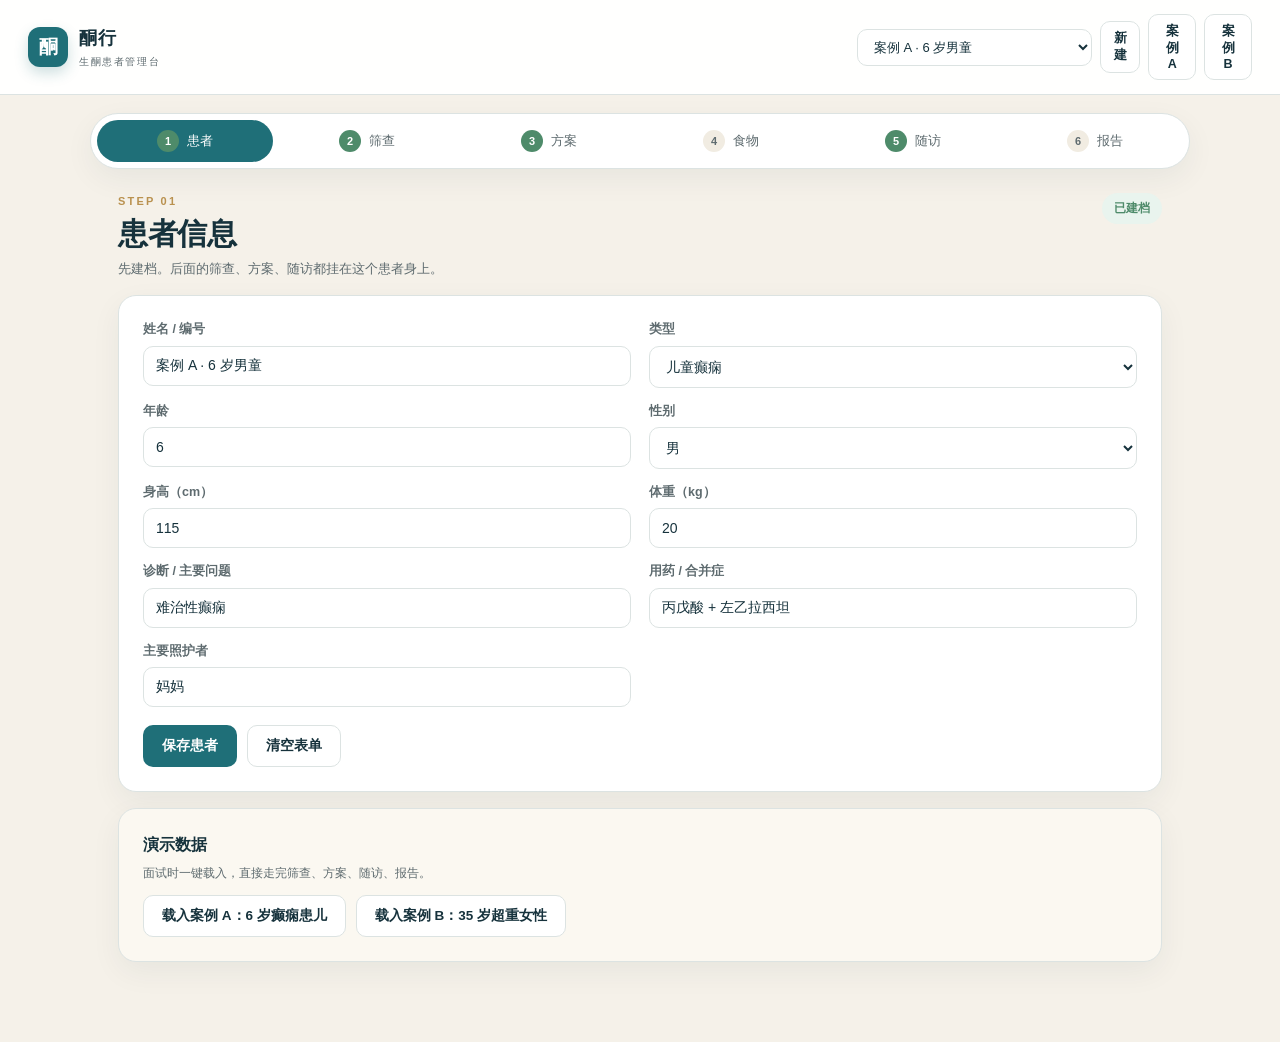
<file: keto-care/index.html>
<!DOCTYPE html>
<html lang="zh-CN">
<head>
<meta charset="utf-8">
<meta name="viewport" content="width=device-width, initial-scale=1, viewport-fit=cover">
<meta name="theme-color" content="#1F6F78">
<meta name="description" content="酮行 · 生酮患者管理台：筛查、方案、随访、报告。">
<link rel="icon" href="data:image/svg+xml,%3Csvg xmlns='http://www.w3.org/2000/svg' viewBox='0 0 64 64'%3E%3Crect width='64' height='64' rx='14' fill='%231F6F78'/%3E%3Ctext x='32' y='44' font-size='34' text-anchor='middle' fill='white' font-family='Microsoft YaHei'%3E%E9%85%AE%3C/text%3E%3C/svg%3E">
<title>酮行 · 生酮患者管理台</title>
<link rel="stylesheet" href="assets/style.css">
</head>
<body>

<header class="topbar no-print">
  <div class="brand">
    <div class="logo">酮</div>
    <div>
      <div class="brand-name">酮行</div>
      <div class="brand-sub">生酮患者管理台</div>
    </div>
  </div>
  <div class="top-actions">
    <select id="patient-select" aria-label="选择患者"></select>
    <button id="btn-new" class="btn ghost small">新建</button>
    <button id="btn-demo-a" class="btn ghost small">案例 A</button>
    <button id="btn-demo-b" class="btn ghost small">案例 B</button>
  </div>
</header>

<nav class="stepbar no-print" id="stepbar">
  <button class="step active" data-tab="patient"><span class="n">1</span>患者</button>
  <button class="step" data-tab="screening"><span class="n">2</span>筛查</button>
  <button class="step" data-tab="plan"><span class="n">3</span>方案</button>
  <button class="step" data-tab="food"><span class="n">4</span>食物</button>
  <button class="step" data-tab="followup"><span class="n">5</span>随访</button>
  <button class="step" data-tab="report"><span class="n">6</span>报告</button>
</nav>

<main>

  <!-- ========== 患者 ========== -->
  <section id="tab-patient" class="tab active">
    <div class="page-head">
      <div>
        <div class="kicker">STEP 01</div>
        <h1>患者信息</h1>
        <p class="sub">先建档。后面的筛查、方案、随访都挂在这个患者身上。</p>
      </div>
      <div id="patient-badge" class="badge gray">未建档</div>
    </div>

    <div class="card">
      <div class="form-grid">
        <label>姓名 / 编号<input id="p-name" placeholder="如：小林 / A-001"></label>
        <label>类型
          <select id="p-type">
            <option value="child">儿童癫痫</option>
            <option value="adult">成人超重 / 肥胖</option>
          </select>
        </label>
        <label>年龄<input id="p-age" type="number" min="0" max="120" placeholder="岁"></label>
        <label>性别
          <select id="p-sex">
            <option value="male">男</option>
            <option value="female">女</option>
          </select>
        </label>
        <label>身高（cm）<input id="p-height" type="number" step="0.1" placeholder="cm"></label>
        <label>体重（kg）<input id="p-weight" type="number" step="0.1" placeholder="kg"></label>
        <label>诊断 / 主要问题<input id="p-diagnosis" placeholder="如：难治性癫痫 / 超重伴脂肪肝"></label>
        <label>用药 / 合并症<input id="p-meds" placeholder="如：丙戊酸；高血压"></label>
        <label id="wrap-caregiver">主要照护者<input id="p-caregiver" placeholder="如：妈妈"></label>
        <label id="wrap-goal">减重目标<input id="p-goal" placeholder="如：3 个月减 8%"></label>
      </div>
      <div class="form-actions">
        <button id="btn-save-patient" class="btn primary">保存患者</button>
        <button id="btn-clear-patient" class="btn ghost">清空表单</button>
      </div>
    </div>

    <div class="card soft">
      <h2>演示数据</h2>
      <p class="hint">面试时一键载入，直接走完筛查、方案、随访、报告。</p>
      <div class="inline-actions">
        <button id="btn-load-a" class="btn ghost">载入案例 A：6 岁癫痫患儿</button>
        <button id="btn-load-b" class="btn ghost">载入案例 B：35 岁超重女性</button>
      </div>
    </div>
  </section>

  <!-- ========== 筛查 ========== -->
  <section id="tab-screening" class="tab">
    <div class="page-head">
      <div>
        <div class="kicker">STEP 02</div>
        <h1>启动前筛查</h1>
        <p class="sub">先排禁忌，再谈方案。勾选后自动给出结论。</p>
      </div>
      <div id="screen-badge" class="badge gray">未筛查</div>
    </div>

    <div class="card">
      <h2 class="danger-title">绝对禁忌</h2>
      <p class="hint">勾选任意一项，不建议启动生酮，需专科评估。</p>
      <div id="abs-list" class="check-list"></div>
    </div>

    <div class="card">
      <h2 class="warn-title">相对禁忌 / 慎用</h2>
      <p class="hint">需要进一步评估和监测，不代表绝对不能做。</p>
      <div id="rel-list" class="check-list"></div>
    </div>

    <div class="card">
      <label>筛查备注
        <textarea id="screen-notes" rows="3" placeholder="如：家族史、既往胰腺炎、肾结石、依从性评估……"></textarea>
      </label>
    </div>

    <div id="screen-result" class="result-card gray"></div>

    <div class="form-actions">
      <button id="btn-confirm-screen" class="btn primary">确认筛查结论</button>
    </div>
  </section>

  <!-- ========== 方案 ========== -->
  <section id="tab-plan" class="tab">
    <div class="page-head">
      <div>
        <div class="kicker">STEP 03</div>
        <h1>方案计算</h1>
        <p class="sub">输入目标能量、蛋白和比例，自动换算三大营养素和餐次分配。</p>
      </div>
      <div id="plan-badge" class="badge gray">未生成</div>
    </div>

    <div class="card">
      <div class="form-grid">
        <label>目标能量（kcal）<input id="pl-energy" type="number" step="10" placeholder="如：1400"></label>
        <label>蛋白质（g/kg）<input id="pl-protein" type="number" step="0.1" placeholder="儿童 1.0–1.5；成人 1.2–1.6"></label>
        <label>比例
          <select id="pl-ratio">
            <option value="3:1">3:1 经典生酮</option>
            <option value="4:1">4:1 经典生酮</option>
            <option value="MAD">MAD / 低碳</option>
          </select>
        </label>
        <label>碳水上限（g，仅 MAD）<input id="pl-carb" type="number" step="1" placeholder="如：20–30"></label>
        <label>餐次
          <select id="pl-meals">
            <option value="3">3 餐</option>
            <option value="4">3 餐 + 1 加餐</option>
          </select>
        </label>
        <label>&nbsp;<button id="btn-estimate" class="btn ghost full">按体重估算能量</button></label>
      </div>
      <p class="hint">儿童癫痫常用 3:1–4:1；成人减重常用 MAD。能量和蛋白是参考值，需医生 / 临床营养师确认。</p>
      <div class="form-actions">
        <button id="btn-generate" class="btn primary">生成方案</button>
        <span id="plan-hint" class="hint"></span>
      </div>
    </div>

    <div id="plan-output"></div>
  </section>

  <!-- ========== 食物 ========== -->
  <section id="tab-food" class="tab">
    <div class="page-head">
      <div>
        <div class="kicker">STEP 04</div>
        <h1>食物参考</h1>
        <p class="sub">查碳水、看隐形碳水；数值为约数，按实际称重和营养标签为准。</p>
      </div>
    </div>

    <div class="card">
      <label>搜索食物<input id="food-search" placeholder="如：米饭、牛奶、番茄酱"></label>
      <div class="inline-actions" style="margin-top:10px;">
        <button class="btn ghost small food-cat active" data-food-cat="all">全部</button>
        <button class="btn ghost small food-cat" data-food-cat="主食">主食</button>
        <button class="btn ghost small food-cat" data-food-cat="蔬菜">蔬菜</button>
        <button class="btn ghost small food-cat" data-food-cat="水果">水果</button>
        <button class="btn ghost small food-cat" data-food-cat="肉蛋豆">肉蛋豆</button>
        <button class="btn ghost small food-cat" data-food-cat="奶制品">奶制品</button>
        <button class="btn ghost small food-cat" data-food-cat="油脂坚果">油脂坚果</button>
        <button class="btn ghost small food-cat" data-food-cat="调味零食">调味零食</button>
      </div>
      <div id="food-table" class="table-wrap" style="margin-top:14px;"></div>
      <p class="hint" style="margin-top:10px;">碳水为总碳水（约值），膳食纤维未扣；以净碳水计算时需另扣纤维。隐形碳水重点：酱料、零食、含糖饮料、糖浆类药物。</p>
    </div>
  </section>

  <!-- ========== 随访 ========== -->
  <section id="tab-followup" class="tab">
    <div class="page-head">
      <div>
        <div class="kicker">STEP 05</div>
        <h1>随访记录</h1>
        <p class="sub">每次复诊记一笔，趋势和红黄绿灯会自动更新。</p>
      </div>
      <div id="follow-badge" class="badge gray">未记录</div>
    </div>

    <div class="card">
      <div class="form-grid">
        <label>日期<input id="f-date" type="date"></label>
        <label>体重（kg）<input id="f-weight" type="number" step="0.1"></label>
        <label>血酮（mmol/L）<input id="f-ketone" type="number" step="0.1"></label>
        <label>血糖<input id="f-glucose" type="number" step="0.1"></label>
        <label id="wrap-seizures">发作次数 / 周<input id="f-seizures" type="number" step="1"></label>
        <label>依从性
          <select id="f-adherence">
            <option value="5">5 很好</option>
            <option value="4">4 较好</option>
            <option value="3">3 一般</option>
            <option value="2">2 较差</option>
            <option value="1">1 很差</option>
          </select>
        </label>
      </div>
      <div class="field-block">
        <div class="field-label">不良反应</div>
        <div id="adverse-list" class="check-list inline"></div>
      </div>
      <label>备注<textarea id="f-notes" rows="2" placeholder="如：便秘、外食多、学校午餐已自带……"></textarea></label>
      <div class="form-actions">
        <button id="btn-add-follow" class="btn primary">添加记录</button>
      </div>
    </div>

    <div id="follow-status" class="result-card gray"></div>

    <div class="card">
      <div class="card-head">
        <h2>趋势</h2>
        <select id="chart-metric">
          <option value="weight">体重</option>
          <option value="ketone">血酮</option>
          <option value="seizures">发作次数</option>
          <option value="adherence">依从性</option>
        </select>
      </div>
      <div id="chart" class="chart"></div>
    </div>

    <div class="card">
      <h2>记录</h2>
      <div id="follow-table" class="table-wrap"></div>
    </div>
  </section>

  <!-- ========== 报告 ========== -->
  <section id="tab-report" class="tab">
    <div class="page-head no-print">
      <div>
        <div class="kicker">STEP 06</div>
        <h1>报告</h1>
        <p class="sub">医生版看数据，家长版说人话；可直接打印或存 PDF。</p>
      </div>
    </div>

    <div class="report-controls no-print">
      <button class="btn primary" data-report="doctor">医生版</button>
      <button class="btn ghost" data-report="parent">家长 / 患者版</button>
      <button id="btn-print" class="btn ghost">打印 / 存 PDF</button>
    </div>

    <div id="report-preview" class="report-preview"></div>
  </section>

</main>

<div id="toast" class="toast"></div>

<script src="assets/data.js"></script>
<script src="assets/app.js"></script>
</body>
</html>
</file>
<file: keto-care/assets/style.css>
:root{
  --ink:#16323C; --teal:#1F6F78; --teal-dark:#12333F; --gold:#B9914F;
  --paper:#F5F1E9; --card:#FFFFFF; --soft:#F1ECE2; --line:#DCE3E2; --muted:#5E6B6F;
  --red:#B45A4A; --amber:#C08A3E; --green:#4E8B6A;
  --shadow:0 10px 30px rgba(22,50,60,.06);
}
*{ box-sizing:border-box; margin:0; padding:0; }
html{ -webkit-text-size-adjust:100%; }
body{
  font-family:"Microsoft YaHei","PingFang SC",sans-serif;
  background:var(--paper); color:var(--ink); line-height:1.55;
  -webkit-font-smoothing:antialiased;
}
button, input, select, textarea{ font-family:inherit; }

/* ---------- top bar ---------- */
.topbar{
  position:sticky; top:0; z-index:20;
  display:flex; align-items:center; justify-content:space-between; gap:16px;
  padding:14px 28px; background:rgba(255,255,255,.94);
  border-bottom:1px solid var(--line); backdrop-filter:blur(10px);
}
.brand{ display:flex; align-items:center; gap:11px; }
.logo{
  width:40px; height:40px; border-radius:12px; background:var(--teal);
  color:#fff; font-size:19px; font-weight:800;
  display:flex; align-items:center; justify-content:center;
  box-shadow:0 6px 14px rgba(31,111,120,.22);
}
.brand-name{ font-size:18px; font-weight:800; letter-spacing:.08em; }
.brand-sub{ font-size:10px; color:var(--muted); letter-spacing:.16em; margin-top:1px; }
.top-actions{ display:flex; align-items:center; gap:8px; }
.top-actions select{
  min-width:190px; max-width:260px; padding:9px 12px; border:1px solid var(--line);
  border-radius:10px; background:#fff; color:var(--ink); font-size:13px;
}

/* ---------- step bar ---------- */
.stepbar{
  max-width:1100px; margin:18px auto 0; padding:6px;
  display:flex; gap:6px; overflow-x:auto;
  background:#fff; border:1px solid var(--line); border-radius:999px;
  box-shadow:var(--shadow);
}
.step{
  flex:1 0 auto; display:flex; align-items:center; justify-content:center; gap:8px;
  border:0; background:transparent; color:var(--muted);
  padding:10px 16px; border-radius:999px; font-size:13px; cursor:pointer;
  white-space:nowrap; transition:background .2s, color .2s;
}
.step .n{
  width:22px; height:22px; border-radius:50%; background:var(--soft);
  display:inline-flex; align-items:center; justify-content:center;
  font-size:11px; font-weight:700; color:var(--muted);
}
.step.active{ background:var(--teal); color:#fff; }
.step.active .n{ background:rgba(255,255,255,.22); color:#fff; }
.step.done .n{ background:var(--green); color:#fff; }
.step:hover:not(.active){ background:var(--soft); color:var(--ink); }

/* ---------- layout ---------- */
main{ max-width:1100px; margin:0 auto; padding:24px 28px 80px; }
.tab{ display:none; }
.tab.active{ display:block; }
.page-head{
  display:flex; align-items:flex-start; justify-content:space-between; gap:20px;
  margin-bottom:6px;
}
.kicker{ font-size:11px; letter-spacing:.2em; color:var(--gold); font-weight:700; }
h1{ font-size:30px; line-height:1.2; letter-spacing:-.01em; margin-top:6px; }
.sub{ font-size:13px; color:var(--muted); margin-top:7px; }
.card{
  background:var(--card); border:1px solid var(--line); border-radius:18px;
  padding:24px; margin-top:16px; box-shadow:var(--shadow);
}
.card.soft{ background:#FBF8F1; }
.card h2{ font-size:16px; margin-bottom:6px; }
.card-head{ display:flex; align-items:center; justify-content:space-between; gap:12px; margin-bottom:10px; }
.hint{ font-size:12px; color:var(--muted); line-height:1.6; }
.danger-title{ color:var(--red); }
.warn-title{ color:var(--amber); }

/* ---------- badges ---------- */
.badge{
  display:inline-flex; align-items:center; gap:6px;
  padding:6px 12px; border-radius:999px; font-size:12px; font-weight:600;
  white-space:nowrap;
}
.badge.gray{ background:var(--soft); color:var(--muted); }
.badge.green{ background:#E9F4EE; color:var(--green); }
.badge.amber{ background:#FBF1DF; color:var(--amber); }
.badge.red{ background:#F8E9E5; color:var(--red); }

/* ---------- forms ---------- */
.form-grid{
  display:grid; grid-template-columns:1fr 1fr; gap:14px 18px;
}
label{
  display:flex; flex-direction:column; gap:6px;
  font-size:12.5px; color:var(--muted); font-weight:600;
}
input, select, textarea{
  width:100%; padding:11px 12px; border:1px solid var(--line); border-radius:10px;
  background:#fff; color:var(--ink); font-size:14px; outline:none;
  transition:border-color .2s, box-shadow .2s;
}
input:focus, select:focus, textarea:focus{
  border-color:var(--teal); box-shadow:0 0 0 3px rgba(31,111,120,.12);
}
textarea{ resize:vertical; min-height:44px; }
.field-block{ margin-top:14px; }
.field-label{ font-size:12.5px; color:var(--muted); font-weight:600; margin-bottom:8px; }
.form-actions{ display:flex; align-items:center; gap:10px; margin-top:18px; flex-wrap:wrap; }
.inline-actions{ display:flex; gap:10px; flex-wrap:wrap; margin-top:12px; }

/* ---------- buttons ---------- */
.btn{
  display:inline-flex; align-items:center; justify-content:center; gap:6px;
  padding:11px 18px; border-radius:10px; border:1px solid transparent;
  font-size:13.5px; font-weight:600; cursor:pointer;
  transition:background .2s, border-color .2s, transform .1s;
}
.btn:active{ transform:translateY(1px); }
.btn.primary{ background:var(--teal); color:#fff; }
.btn.primary:hover{ background:#185D66; }
.btn.ghost{ background:#fff; border-color:var(--line); color:var(--ink); }
.btn.ghost:hover{ background:var(--soft); }
.btn.danger{ background:var(--red); color:#fff; }
.btn.small{ padding:8px 12px; font-size:12.5px; }
.btn.full{ width:100%; }
.btn[disabled]{ opacity:.45; cursor:not-allowed; }

/* ---------- check list ---------- */
.check-list{ display:grid; grid-template-columns:1fr 1fr; gap:8px 12px; margin-top:10px; }
.check-item{
  display:flex; align-items:flex-start; gap:9px;
  padding:10px 12px; border:1px solid var(--line); border-radius:10px;
  background:#fff; font-size:12.8px; color:var(--ink); cursor:pointer;
  transition:border-color .2s, background .2s;
}
.check-item:hover{ border-color:var(--teal); background:#FBFDFC; }
.check-item input{ width:16px; height:16px; margin-top:2px; accent-color:var(--teal); flex:0 0 auto; }
.check-list.inline{ display:flex; flex-wrap:wrap; gap:8px; }
.check-list.inline .check-item{ padding:8px 11px; border-radius:999px; }

/* ---------- result cards ---------- */
.result-card{
  margin-top:16px; padding:16px 18px; border-radius:14px;
  border-left:5px solid var(--line); background:var(--soft);
}
.result-card h3{ font-size:14px; margin-bottom:4px; }
.result-card p{ font-size:13px; color:var(--muted); line-height:1.6; }
.result-card.green{ border-left-color:var(--green); background:#EDF6F0; }
.result-card.green h3{ color:var(--green); }
.result-card.amber{ border-left-color:var(--amber); background:#FBF3E5; }
.result-card.amber h3{ color:var(--amber); }
.result-card.red{ border-left-color:var(--red); background:#F9EDEA; }
.result-card.red h3{ color:var(--red); }
.result-card.gray{ border-left-color:var(--line); background:var(--soft); }

/* ---------- plan output ---------- */
.macro-grid{ display:grid; grid-template-columns:repeat(4,1fr); gap:12px; margin-top:16px; }
.macro{
  background:#fff; border:1px solid var(--line); border-radius:14px; padding:18px;
}
.macro .label{ font-size:12px; color:var(--muted); }
.macro .value{ font-size:27px; font-weight:800; color:var(--teal); line-height:1.15; margin-top:6px; }
.macro .unit{ font-size:11px; color:var(--muted); margin-top:2px; }
.macro.fat .value{ color:var(--gold); }

.table-wrap{ overflow-x:auto; }
table.data{ width:100%; border-collapse:collapse; font-size:12.5px; }
table.data th{
  background:var(--teal-dark); color:#fff; text-align:left; font-weight:600;
  padding:9px 10px; white-space:nowrap;
}
table.data td{ padding:9px 10px; border-bottom:1px solid var(--line); vertical-align:top; }
table.data tr:nth-child(even) td{ background:#FBF9F5; }
.table-note{ font-size:11.5px; color:var(--muted); margin-top:8px; }
.food-cat.active{ background:var(--teal); color:#fff; border-color:var(--teal); }
.carb-pill{ display:inline-block; padding:2px 9px; border-radius:999px; font-size:11.5px; font-weight:700; }
.carb-high{ background:#F8E9E5; color:var(--red); }
.carb-mid{ background:#FBF1DF; color:var(--amber); }
.carb-low{ background:#E9F4EE; color:var(--green); }

.plan-note{
  margin-top:16px; padding:13px 16px; border-radius:12px;
  background:#FBF8F1; border:1px solid var(--line); font-size:12.5px; color:var(--muted);
}
.plan-note b{ color:var(--ink); }

/* ---------- chart ---------- */
.chart{ width:100%; min-height:240px; margin-top:8px; }
.chart svg{ width:100%; height:auto; display:block; }
.chart-empty{ color:var(--muted); font-size:12.5px; padding:40px 0; text-align:center; }

/* ---------- toast ---------- */
.toast{
  position:fixed; left:50%; bottom:26px; transform:translate(-50%,20px);
  background:var(--ink); color:#fff; padding:10px 18px; border-radius:999px;
  font-size:12.5px; opacity:0; pointer-events:none; transition:all .25s;
  z-index:60; box-shadow:0 10px 30px rgba(0,0,0,.2);
}
.toast.show{ opacity:1; transform:translate(-50%,0); }

/* ---------- report ---------- */
.report-controls{ display:flex; gap:10px; flex-wrap:wrap; margin-top:14px; }
.report-preview{ margin-top:16px; }
.report-sheet{
  background:#fff; max-width:840px; margin:0 auto; padding:38px 42px;
  border:1px solid var(--line); border-radius:16px; box-shadow:var(--shadow);
}
.report-head{ border-bottom:2px solid var(--ink); padding-bottom:14px; }
.report-head .brandline{ display:flex; justify-content:space-between; align-items:baseline; gap:12px; }
.report-head .r-brand{ font-size:12px; letter-spacing:.18em; color:var(--gold); font-weight:700; }
.report-head h1{ font-size:23px; margin-top:6px; }
.report-head .r-meta{ font-size:11.5px; color:var(--muted); margin-top:6px; }
.report-section{ margin-top:22px; }
.report-section h2{
  font-size:14.5px; padding-left:8px; border-left:3px solid var(--gold);
  margin-bottom:10px;
}
.report-grid{ display:grid; grid-template-columns:1fr 1fr; gap:6px 22px; }
.report-kv{ display:flex; justify-content:space-between; gap:12px; border-bottom:1px dashed var(--line); padding:6px 0; font-size:12.5px; }
.report-kv .k{ color:var(--muted); }
.report-kv .v{ font-weight:600; text-align:right; }
.report-highlight{ display:grid; grid-template-columns:repeat(4,1fr); gap:8px; }
.report-highlight .item{ background:var(--soft); border-radius:10px; padding:12px; }
.report-highlight .item .k{ font-size:11px; color:var(--muted); }
.report-highlight .item .v{ font-size:20px; font-weight:800; color:var(--teal); margin-top:2px; }
.report-list{ list-style:none; }
.report-list li{ position:relative; padding-left:14px; font-size:12.8px; color:#33474E; margin-bottom:5px; line-height:1.6; }
.report-list li::before{ content:""; position:absolute; left:0; top:7px; width:5px; height:5px; border-radius:50%; background:var(--teal); }
.report-alert{ background:#F9EDEA; border-left:4px solid var(--red); border-radius:0 10px 10px 0; padding:12px 14px; font-size:12.8px; color:#5C3A31; }
.report-footer{ margin-top:26px; padding-top:12px; border-top:1px solid var(--line); font-size:10.5px; color:var(--muted); line-height:1.7; }
.report-empty{ text-align:center; color:var(--muted); padding:60px 20px; font-size:13px; }

/* ---------- responsive ---------- */
@media (max-width:820px){
  .topbar{ flex-wrap:wrap; gap:10px; padding:12px 16px; }
  .top-actions{ width:100%; flex-wrap:wrap; }
  .top-actions select{ flex:1; min-width:150px; }
  .stepbar{ margin:12px 16px 0; }
  main{ padding:18px 16px 60px; }
  .page-head{ flex-direction:column; gap:10px; }
  h1{ font-size:25px; }
  .form-grid{ grid-template-columns:1fr; }
  .check-list{ grid-template-columns:1fr; }
  .macro-grid{ grid-template-columns:repeat(2,1fr); }
  .report-sheet{ padding:24px 20px; }
  .report-grid{ grid-template-columns:1fr; }
  .report-highlight{ grid-template-columns:repeat(2,1fr); }
}

/* ---------- print ---------- */
@media print{
  @page{ size:A4; margin:14mm; }
  body{ background:#fff; }
  .no-print, .topbar, .stepbar, .report-controls, .toast{ display:none !important; }
  main{ max-width:none; padding:0; }
  .tab{ display:none !important; }
  #tab-report{ display:block !important; }
  .report-preview{ margin:0; }
  .report-sheet{
    box-shadow:none; border:0; border-radius:0; max-width:none; padding:0;
  }
}
</file>
